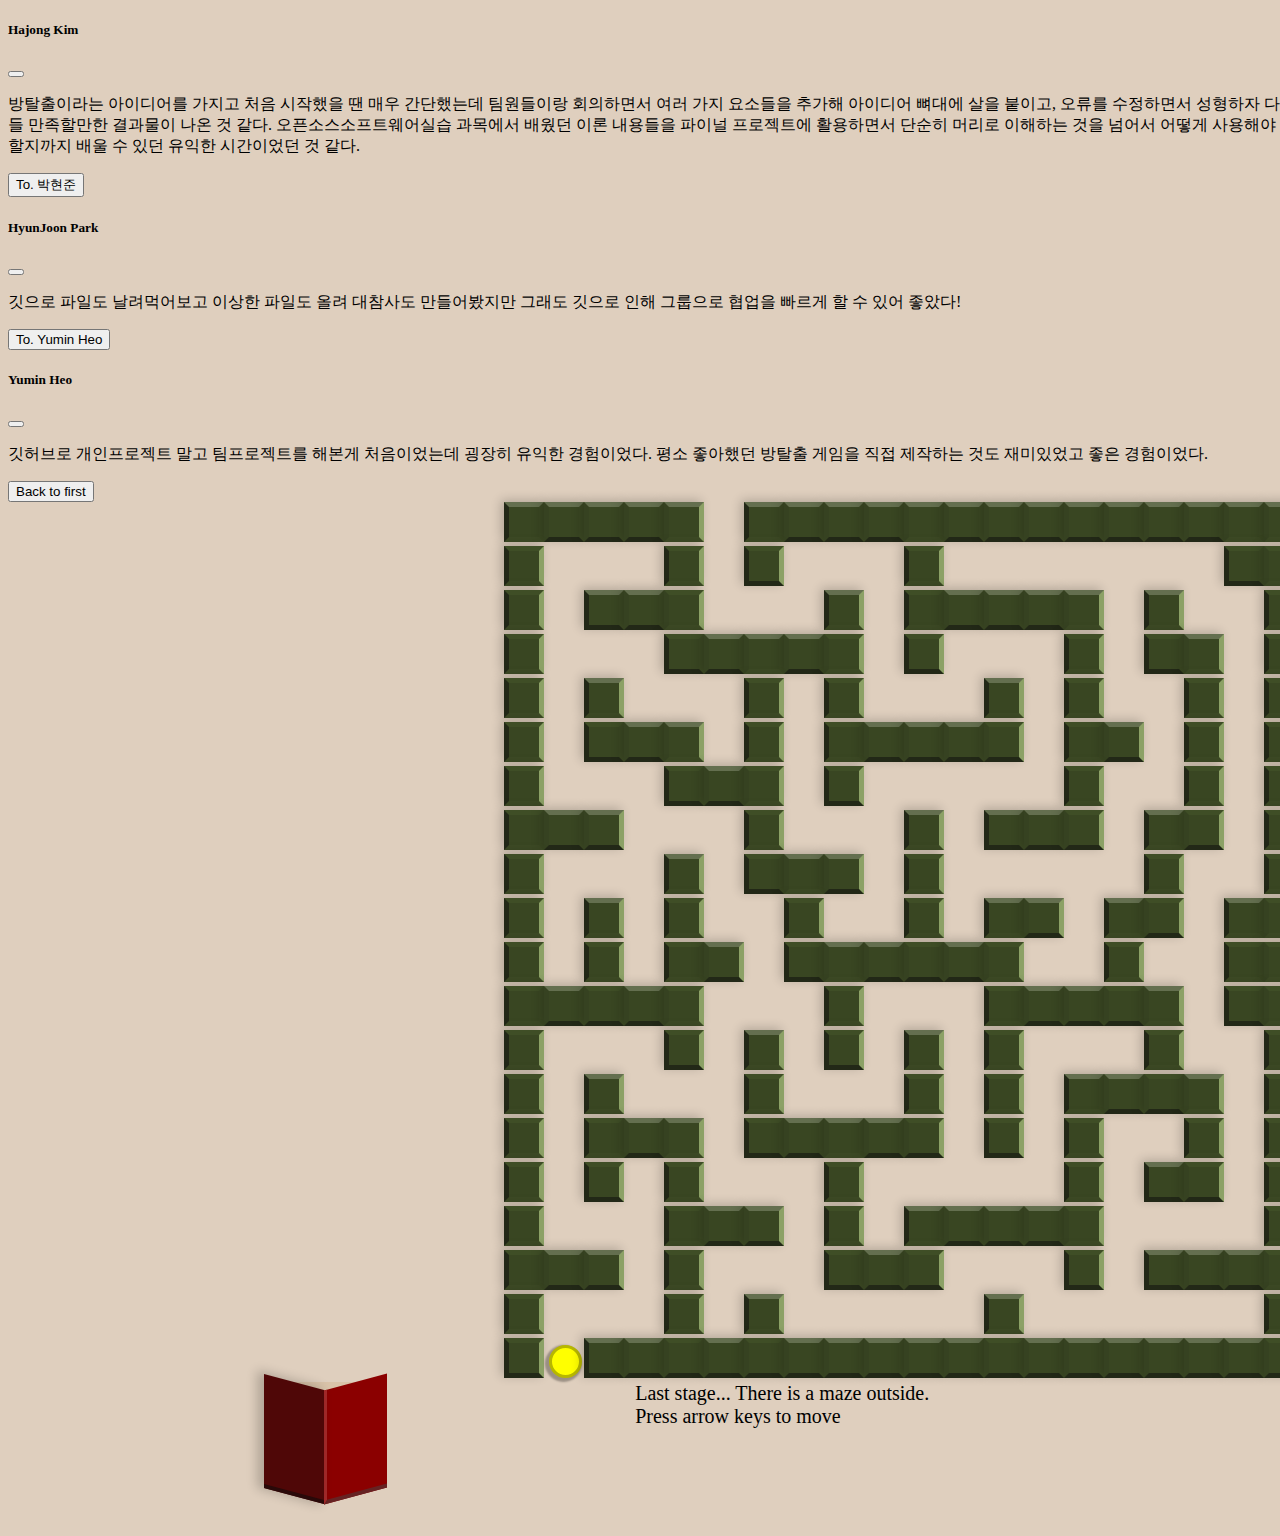
<file: roomEnd.html>
<!doctype html>
<html lang="en">
    <head>
        <!-- Required meta tags -->
        <meta charset="utf-8">
        <meta name="viewport" content="width=device-width, initial-scale=1">

        <link rel="stylesheet" type="text/css" href="./maze/maze.css">
        <!-- Bootstrap CSS -->
        <link href="https://cdn.jsdelivr.net/npm/bootstrap@5.1.3/dist/css/bootstrap.min.css" rel="stylesheet"
	    	integrity="sha384-1BmE4kWBq78iYhFldvKuhfTAU6auU8tT94WrHftjDbrCEXSU1oBoqyl2QvZ6jIW3" crossorigin="anonymous">
    	<link rel="stylesheet" href="https://cdn.jsdelivr.net/npm/bootstrap-icons@1.7.0/font/bootstrap-icons.css">
</head>
<body>
    <div class="modal fade" id="exampleModalToggle" aria-hidden="true" aria-labelledby="exampleModalToggleLabel" tabindex="-1">
        <div class="modal-dialog modal-dialog-centered">
            <div class="modal-content">
            <div class="modal-header">
                <h5 class="modal-title" id="exampleModalToggleLabel" style="font-weight: bold;">Hajong Kim</h5>
                <button type="button" class="btn-close" data-bs-dismiss="modal" aria-label="Close"></button>
            </div>
            <div class="modal-body">
                <p>
                    방탈출이라는 아이디어를 가지고 처음 시작했을 땐 매우 간단했는데 팀원들이랑 회의하면서 여러 가지 요소들을 추가해 아이디어 뼈대에 살을 붙이고, 오류를 수정하면서 성형하자 다들 만족할만한 결과물이 나온 것 같다. 오픈소스소프트웨어실습 과목에서 배웠던 이론 내용들을 파이널 프로젝트에 활용하면서 단순히 머리로 이해하는 것을 넘어서 어떻게 사용해야 할지까지 배울 수 있던 유익한 시간이었던 것 같다.
                </p>
            </div>
            <div class="modal-footer">
                <button class="btn btn-primary" data-bs-target="#exampleModalToggle2" data-bs-toggle="modal" data-bs-dismiss="modal">To. 박현준</button>
            </div>
            </div>
        </div>
    </div>
    <div class="modal fade" id="exampleModalToggle2" aria-hidden="true" aria-labelledby="exampleModalToggleLabel2" tabindex="-1">
        <div class="modal-dialog modal-dialog-centered">
            <div class="modal-content">
            <div class="modal-header">
                <h5 class="modal-title" id="exampleModalToggleLabel2" style="font-weight: bold;">HyunJoon Park</h5>
                <button type="button" class="btn-close" data-bs-dismiss="modal" aria-label="Close"></button>
            </div>
            <div class="modal-body">
                <p>깃으로 파일도 날려먹어보고 이상한 파일도 올려 대참사도 만들어봤지만 그래도 깃으로 인해 그룹으로 협업을 빠르게 할 수 있어 좋았다!</p>
            </div>
            <div class="modal-footer">
                <button class="btn btn-primary" data-bs-target="#exampleModalToggle3" data-bs-toggle="modal" data-bs-dismiss="modal">To. Yumin Heo</button>
            </div>
            </div>
        </div>
    </div>
    <div class="modal fade" id="exampleModalToggle3" aria-hidden="true" aria-labelledby="exampleModalToggleLabel3" tabindex="-1">
        <div class="modal-dialog modal-dialog-centered">
            <div class="modal-content">
            <div class="modal-header">
                <h5 class="modal-title" id="exampleModalToggleLabel3" style="font-weight: bold;">Yumin Heo</h5>
                <button type="button" class="btn-close" data-bs-dismiss="modal" aria-label="Close"></button>
            </div>
            <div class="modal-body">
                <p>깃허브로 개인프로젝트 말고 팀프로젝트를 해본게 처음이었는데 굉장히 유익한 경험이었다. 평소 좋아했던 방탈출 게임을 직접 제작하는 것도 재미있었고 좋은 경험이었다.</p>
            </div>
            <div class="modal-footer">
                <button class="btn btn-primary" data-bs-target="#exampleModalToggle" data-bs-toggle="modal" data-bs-dismiss="modal">Back to first</button>
            </div>
            </div>
        </div>
    </div>

    <div id="popup_bg">
        <div class="ending_window">
        </div>
    </div>
    <div id="ending_text"><br>
        <div id="ending_txtContents">You escaped. Congratulations!</div><br>
        <a id="cookieModal" class="btn btn-info position-absolute top-50 start-50 translate-middle" data-bs-toggle="modal" href="#exampleModalToggle" role="button" style="z-index: 100; display: none;">Thank You for the Play</a>
    </div>
    
    <div class="c_maze">
        <div id="maze_main" class=""></div>
        <div id="house"><span id="roof1"></span><span id="roof2"></span></div>
        <div class="txt">Last stage... There is a maze outside.<br>Press arrow keys to move</div>
    </div>
<!--
    <div class="control">
        <div id="up" class="mov">u</div>
        <div id="down" class="mov">d</div>
        <div id="left" class="mov">l</div>
        <div id="right" class="mov">r</div>
    </div> -->
    <script type="text/javascript" src="./maze/maze.js"></script>
    <script src="https://cdn.jsdelivr.net/npm/bootstrap@5.0.2/dist/js/bootstrap.bundle.min.js" integrity="sha384-MrcW6ZMFYlzcLA8Nl+NtUVF0sA7MsXsP1UyJoMp4YLEuNSfAP+JcXn/tWtIaxVXM" crossorigin="anonymous"></script>
</body>
</html>
</file>
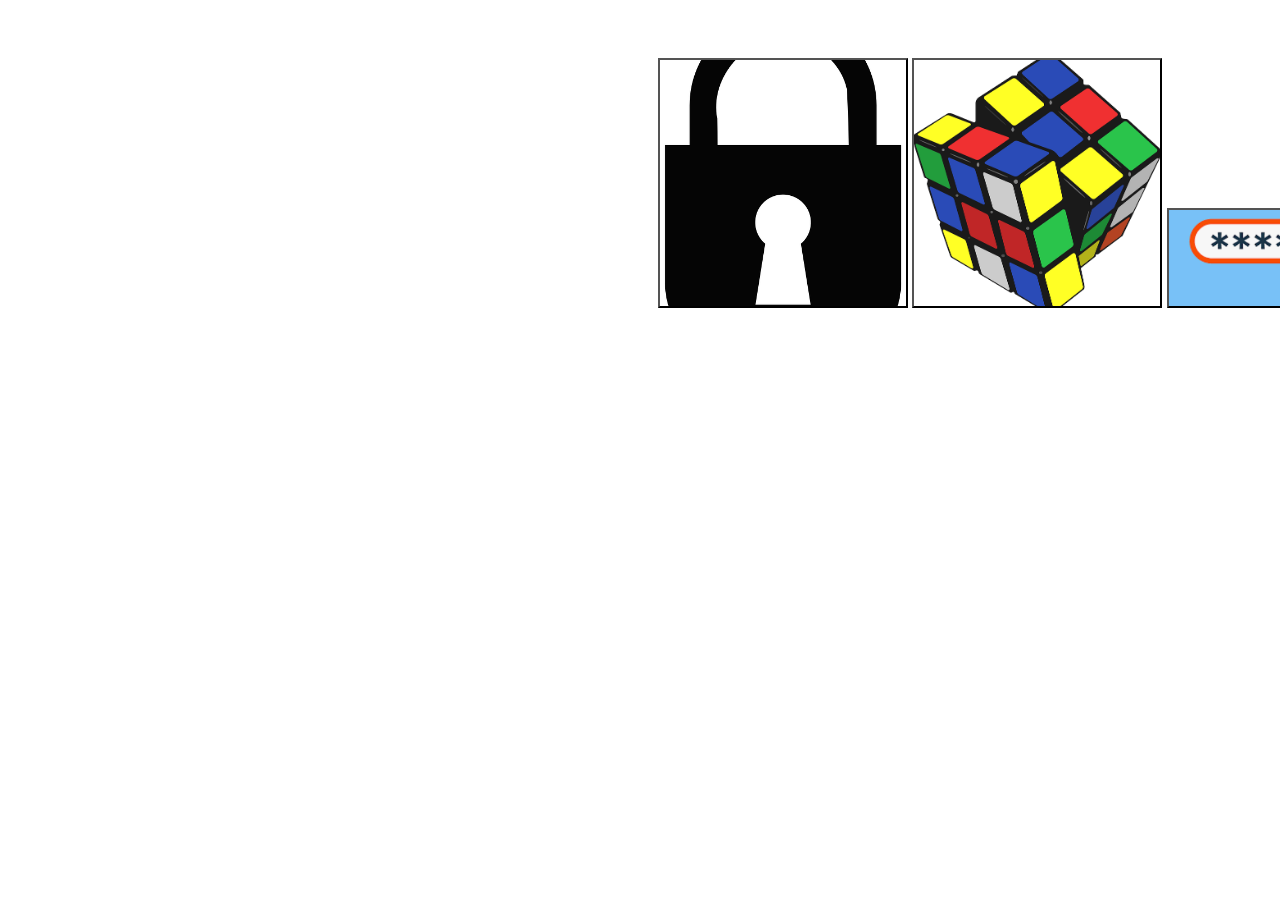
<file: problemUI/UI.html>
<!doctype html>
<html lang="en">

<head>
    <!-- Required meta tags -->
    <meta charset="utf-8">
    <meta name="viewport" content="width=device-width, initial-scale=1">

    <!-- Bootstrap CSS -->
    <link href="https://cdn.jsdelivr.net/npm/bootstrap@5.0.2/dist/css/bootstrap.min.css" rel="stylesheet"
        integrity="sha384-EVSTQN3/azprG1Anm3QDgpJLIm9Nao0Yz1ztcQTwFspd3yD65VohhpuuCOmLASjC" crossorigin="anonymous">


    <link rel="stylesheet" type="text/css" href="problem_base.css">
    <!--href 경로 수정-->

</head>

<body>
    <!-- Trigger/Open The Modal -->
    <button id="myBtn"></button>

    <!-- The Modal -->
    <div id="myModal" class="modal">

        <!-- Modal content -->
        <div class="modal-content">
            <span class="close">&times;</span>



            <li>
                <div class="question">Which of the following keywords is used to define a variable in Javascript?
                </div>
            </li>
            <input id="answer" type="radio" name="group1" value="wrong"> createVariable<br>
            <input id="answer" type="radio" name="group1" value="wrong"> intvar<br>
            <input id="answer" type="radio" name="group1" value="correct"> var <br>

            <li>
                <div class="question">What is the result of function? </div>
            </li>
            <oi><img src="problem1.png" class="mb-2 d-block"></oi>
            <input id="answer" type="radio" name="group2" value="wrong">105 as string<br>
            <input id="answer" type="radio" name="group2" value="correct">105 as integer value<br>
            <input id="answer" type="radio" name="group2" value="wrong">NaN<br>

            <button class="submit" onclick="return handleClick();" type="submit">Submit</button>

        </div>

    </div>

    <!-- Trigger/Open The Modal -->
    <button id="myBtn2"></button>

    <!-- The Modal -->
    <div id="myModal2" class="modal">

        <!-- Modal content -->
        <div class="modal-content">
            <span class="close">&times;</span>
            <div class="rectangle mx-auto"> How to check node.js version? </div>



            <button class="btn" id="1" onClick="reply_click(this.id)">node -v</button>
            <button class="btn" id="2" onClick="reply_click(this.id)">node -v -c</button>
            <button class="btn" id="3" onClick="reply_click(this.id)">node checkout version</button>


        </div>

    </div>


    <!-- Trigger/Open The Modal -->
    <button id="myBtn3"></button>

    <!-- The Modal -->
    <div id="myModal3" class="modal">

        <!-- Modal content -->
        <div class="modal-content">
            <span class="close">&times;</span>
            <h3> Input the correct answer 4 digits.</h3>
            <img src="problem2.png" width="300px" class="mb-3">

            <row>
                <col>
                <input type="text" class="mytext" id="first" maxlength="1">
                </col>
                <col>
                <input type="text" class="mytext" id="second" maxlength="1">
                </col>
                <col>
                <input type="text" class="mytext" id="third" maxlength="1">
                </col>
                <col>
                <input type="text" class="mytext" id="fourth" maxlength="1">
                </col>
                <row><br> <br> </row>

            </row>
            <button class="submit" onclick="return digitCheck();" type="submit">Submit</button>



        </div>

    </div>




    <script src="https://cdn.jsdelivr.net/npm/bootstrap@5.0.2/dist/js/bootstrap.bundle.min.js"
        integrity="sha384-MrcW6ZMFYlzcLA8Nl+NtUVF0sA7MsXsP1UyJoMp4YLEuNSfAP+JcXn/tWtIaxVXM"
        crossorigin="anonymous"></script>

    <script>
        // Get the modal
        var modal = document.getElementById("myModal");
        var modal2 = document.getElementById("myModal2");
        var modal3 = document.getElementById("myModal3");

        // Get the button that opens the modal
        var btn = document.getElementById("myBtn");
        var btn2 = document.getElementById("myBtn2");
        var btn3 = document.getElementById("myBtn3");




        // Get the <span> element that closes the modal
        var span = document.getElementsByClassName("close")[0];
        var span2 = document.getElementsByClassName("close")[1];
        var span3 = document.getElementsByClassName("close")[2];

        // When the user clicks the button, open the modal
        btn.onclick = function () {
            modal.style.display = "block";
        }
        btn2.onclick = function () {
            modal2.style.display = "block";
        }
        btn3.onclick = function () {
            modal3.style.display = "block";
        }


        // When the user clicks on <span> (x), close the modal
        span.onclick = function () {
            modal.style.display = "none";
        }
        span2.onclick = function () {
            modal2.style.display = "none";
        }
        span3.onclick = function () {
            modal3.style.display = "none";
        }

        // When the user clicks anywhere outside of the modal, close it
        window.onclick = function (event) {
            if (event.target == modal) {
                modal.style.display = "none";
            }
            if (event.target == modal2) {
                modal2.style.display = "none";
            }
            if (event.target == modal3) {
                modal3.style.display = "none";
            }
        }

        // 모두 다 정답이어야 올바른 힌트를 얻을 수 있음.
        function handleClick() {
            var amountCorrect = 0;
            var totalCorrect = 0;

            for (var i = 1; i <= 2; i++) {
                // i 는 radiobutton에 부여한 name 'group'+'i'.
                // i의 조건 범위는 문항 개수와 group'i' 따라 달라짐.
                var radios = document.getElementsByName('group' + i);
                // button에 부여한 name group1, group2... 에 따라 radiobutton 불러옴.

                for (var j = 0; j < radios.length; j++) {
                    var radio = radios[j];
                    if (radio.value == "correct") {
                        // radio button에 부여한 value가 correct 정답이면 총 정답 수 증가.

                        totalCorrect++;
                        if (radio.checked) {
                            // value가 correct인 radiobutton을 선택했으면 정답 문제 수도 추가.
                            amountCorrect++;
                        }
                    }

                }
            }

            if (amountCorrect == totalCorrect) { // 모든 문제를 맞추면 올바른 힌트.
                alert("올바른 힌트 ");
                totalCorrect = 0;
            }
            else {
                alert("이상한 힌트"); // 그렇지 않으면 이상한 힌트를 제공.
                totalCorrect = 0;
            }
        }


        // 딱 한번의 기회만 주어지는 클릭 함수.
        function reply_click(clicked_id) {
            var answer = 1
            var choice = clicked_id
            if (answer == choice) { // 정답이면 방탈출 힌트 제공.
                alert("정답, 힌트 제공");
            }
            else { // 틀리면 페이지가 새로고침되어 다시 시작
                alert("오답");
                document.location.reload();
            }
        }

        // 자물쇠 형식.
        function digitCheck() {
            if (document.getElementById('first').value == 1 && document.getElementById('second').value == 6 && document.getElementById('third').value == 0 && document.getElementById('fourth').value == 1) {
                alert("정답, 힌트 제공");
            }
            else {
                alert("오답");
            }


        }



    </script>



</body>

</html>
</file>
<file: maze/maze.css>
body{
    width: 100%;
    height: 100%;
    background-color: #DFCFBE !important;
}
#popup_bg {
    display: none;
    position: fixed;
    top: 0;
    left: 0;
    width: 100%;
    height: 100vh;
    background-color: rgba(0, 0, 0, 1);
    z-index: 10;
}
.ending_window {
    position: relative;
    width: 100%;
    height: 100%;
}
#ending_text{
    display: none;
    position: absolute;
    background-color: rgba(255,255,255,1);
    width:70%;
    height:25%;
    bottom: 2%;
    left: 15%;
    border-radius: 10%;
    z-index: 10;
}
#ending_txtContents{
    color: black;
    width: 100%;
    text-align: center;
    font-size: 1.5em;
    z-index: 15;
}
.control{
    position:absolute;
    bottom:0;
}
.mov{
    display: inline-block;
    width: 50px;
    height: 50px;
    background-color: aqua;
}
.txt{
    display: inline-block;
    position: absolute;
    margin-top:0px;
    left:35%;
    z-index: 1;
    font-size: 20px;
}
.c_maze{
    min-width: 1100px;
    position: absolute;
    width: 100%;
    padding-left: 20%;
    padding-right: 20%;
    padding-bottom: 50px;
    background-color: #DFCFBE;
}
.cur{
    display: inline-block;
    width: 90%;
    height: 90%;
    border-radius: 50%;
    border: solid rgb(183, 183, 0);
    box-shadow: -2px 2px 2px 2px rgb(0,0,0,0.3);
    background-color: yellow;
/*    background-image: url("./me.png");
    background-size: cover;*/
}/*
.cm_right{
    animation-name: moveMotion_r;
    animation-duration: 1s;
}
@keyframes moveMotion_r{
    0% {}
    100% {transform:translateX(30px,0);}
}*/
#roof1{
    position: absolute;
    left: 60px;
    width: 60px;
    height: 110px;
    transform: skewY(-15deg);
    background-color: darkred;
    border-left-style: solid;
    border-left-width: 3px;
    border-left-color: brown;

    border-bottom-style: solid;
    border-bottom-width: 4px;
    border-bottom-color: rgb(102, 35, 35); 
/*
    z-index: 5;
    border-style: solid;
    border-color: rgb(107, 0, 0);
    border-left-style: none;
    */
}
#roof2{
    position: absolute;
    width: 60px;
    height: 110px;
    transform: skewY(15deg);
    background-color: rgb(79, 7, 7);
    border-bottom-style: solid;
    border-bottom-width: 4px;
    border-bottom-color: rgb(41, 9, 9); 
    box-shadow: -5px 0px 10px 2px rgb(0, 0, 0,0.2);
/*
    border-style: solid;
    border-color: rgb(107, 0, 0);
    border-right-color: rgb(107, 0, 0);
    z-index: 5;*/
}
#house{
    position:relative;
    display: inline-block;
    height: 100px;
    width: 120px;
    background-color:rgb(217, 195, 169);
}
.control{
    position: absolute;
    left: 40%;
}
.wall{
    background-color: rgb(57, 70, 34);
    box-shadow: -3px -2px 10px 0 rgb(0, 0, 0,0.2);
}
.wall_border_left{
    border-left-color: rgb(34, 40, 23) !important;
}
.wall_border_right{
    border-right-color: rgb(140, 161, 102) !important;
}
.wall_border_up{
    border-top-color: rgb(100, 111, 79) !important;
}
.wall_border_down{
    border-bottom-color: rgb(34, 40, 23) !important;
    
/*    box-shadow: 0px 5px 3px 0px rgb(0,0,0,0.2) ;*/
}
.empty_border_left{
    border-left-color:  rgb(54, 66, 33) !important;
}
.empty_border_right{
    border-right-color: rgb(59, 72, 35) !important;
}
.empty_border_down{
    border-bottom-color: rgb(61, 74, 37) !important;
}
.empty_border_up{
    border-top-color: rgb(63, 78, 38) !important;
}
.col{
    display: inline-block;
    height: 30px;
    width: 30px;
    border-style: solid;
    border-color: transparent;
    border-width: 5px;
}
.row{
    display: block;
    text-align: center;
}
.path{
    text-align: center;
}
</file>
<file: problemUI/problem_base.css>
body {
    font-family: Arial, Helvetica, sans-serif;
}

/* The Modal (background) */
.modal {
    display: none;
    /* Hidden by default */
    position: fixed;
    /* Stay in place */
    z-index: 1;
    /* Sit on top */
    padding-top: 100px;
    /* Location of the box */
    left: 0;
    top: 0;
    width: 100%;
    /* Full width */
    height: 100%;
    /* Full height */
    overflow: auto;
    /* Enable scroll if needed */
    background-color: rgb(0, 0, 0);
    /* Fallback color */
    background-color: rgba(0, 0, 0, 0.4);
    /* Black w/ opacity */
}

/* Modal Content */
.modal-content {
    background-color: #fefefe;
    margin: auto;
    padding: 20px;
    border: 1px solid #888;
    width: 80%;
}

#myBtn {
    position: relative;
    background: url("lock.png");
    background-position: center;
    background-size: 250px;
    width: 250px;
    height: 250px;

    top: 50px;
    left: 650px;
}

/* The Close Button */
.close {
    color: #aaaaaa;
    float: right;
    font-size: 28px;
    font-weight: bold;
}

.close:hover,
.close:focus {
    color: #000;
    text-decoration: none;
    cursor: pointer;
}

#myBtn2 {
    position: relative;
    background: url("cube.png");
    background-position: center;
    background-size: 250px;
    width: 250px;
    height: 250px;

    top: 50px;
    left: 650px;
}

.rectangle{
    width: 400px;
    height: 300px;
    position:relative;
    text-align: center;
    bottom:10px;
    
    background: rgb(237, 175, 175);
}

.btn {
    background-color: olive;
    border: none;
    color: black;
    padding: 10px 20px;
    text-align: center;
    text-decoration: none;
    display: inline-block;
    margin: 4px 2px;
    cursor: pointer;
    border-radius: 16px;
    position:relative;
  }

#myBtn3 {
    position: relative;
    background: url("password.png");
    background-position: center;
    background-size: 250px;
    width: 250px;
    height: 100px;

    top: 50px;
    left: 650px;
}

.mytext {
    width: 20px;
}
</file>
